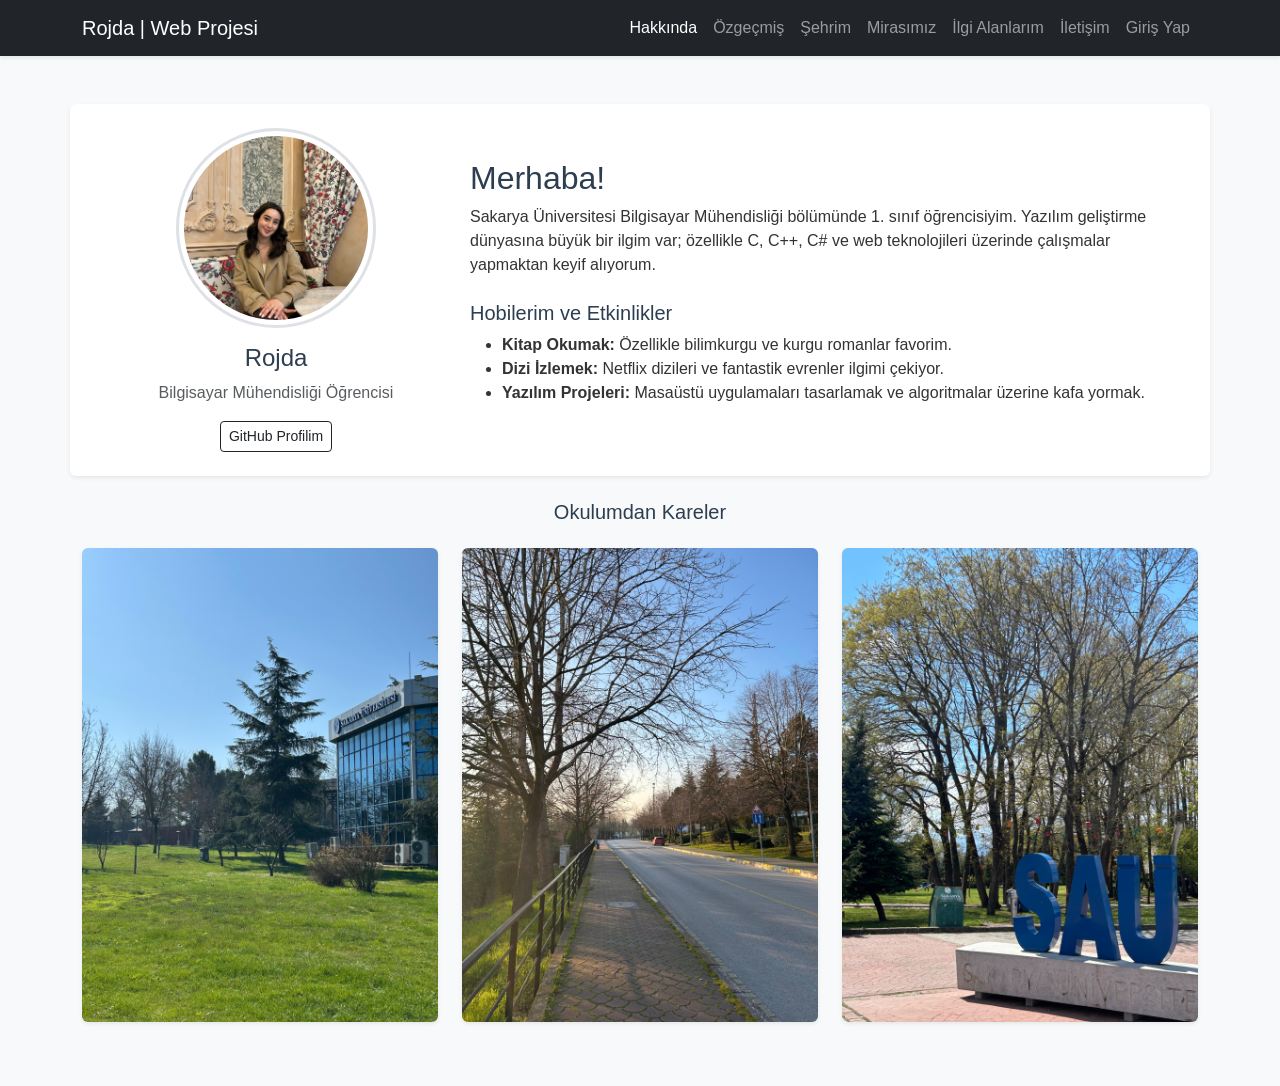
<file: index.html>
<!DOCTYPE html>
<html lang="tr">
<head>
    <meta charset="UTF-8">
    <meta name="viewport" content="width=device-width, initial-scale=1.0">
    <title>Hakkında - Rojda</title>
    <link href="https://cdn.jsdelivr.net/npm/bootstrap@5.3.0/dist/css/bootstrap.min.css" rel="stylesheet">
    <link rel="stylesheet" href="css/style.css">
</head>
<body class="bg-light">

    <nav class="navbar navbar-expand-lg navbar-dark bg-dark shadow-sm">
        <div class="container">
            <a class="navbar-brand" href="index.html">Rojda | Web Projesi</a>
            <button class="navbar-toggler" type="button" data-bs-toggle="collapse" data-bs-target="#navbarNav" aria-controls="navbarNav" aria-expanded="false" aria-label="Toggle navigation">
                <span class="navbar-toggler-icon"></span>
            </button>
            <div class="collapse navbar-collapse" id="navbarNav">
                <ul class="navbar-nav ms-auto">
                    <li class="nav-item"><a class="nav-link active" href="index.html">Hakkında</a></li>
                    <li class="nav-item"><a class="nav-link" href="cv.html">Özgeçmiş</a></li>
                    <li class="nav-item"><a class="nav-link" href="sehrim.html">Şehrim</a></li>
                    <li class="nav-item"><a class="nav-link" href="mirasimiz.html">Mirasımız</a></li>
                    <li class="nav-item"><a class="nav-link" href="ilgialanlarim.html">İlgi Alanlarım</a></li>
                    <li class="nav-item"><a class="nav-link" href="iletisim.html">İletişim</a></li>
                    <li class="nav-item"><a class="nav-link" href="login.html">Giriş Yap</a></li>
                </ul>
            </div>
        </div>
    </nav>

    <div class="container mt-5">
        <div class="row align-items-center bg-white p-4 rounded shadow-sm">
            <div class="col-md-4 text-center">
                <img src="profil.jpeg" alt="Profil Fotoğrafı" class="img-fluid rounded-circle mb-3 profile-img">
                <h4>Rojda</h4>
                <p class="text-muted">Bilgisayar Mühendisliği Öğrencisi</p>
                <a href="https://github.com" target="_blank" class="btn btn-outline-dark btn-sm">GitHub Profilim</a>
            </div>
            <div class="col-md-8">
                <h2>Merhaba!</h2>
                <p>Sakarya Üniversitesi Bilgisayar Mühendisliği bölümünde 1. sınıf öğrencisiyim. Yazılım geliştirme dünyasına büyük bir ilgim var; özellikle C, C++, C# ve web teknolojileri üzerinde çalışmalar yapmaktan keyif alıyorum.</p>
                
                <h5 class="mt-4">Hobilerim ve Etkinlikler</h5>
                <ul>
                    <li><strong>Kitap Okumak:</strong> Özellikle bilimkurgu ve kurgu romanlar favorim.</li>
                    <li><strong>Dizi İzlemek:</strong> Netflix dizileri ve fantastik evrenler ilgimi çekiyor.</li>
                    <li><strong>Yazılım Projeleri:</strong> Masaüstü uygulamaları tasarlamak ve algoritmalar üzerine kafa yormak.</li>
                </ul>
            </div>
        </div>

        <div class="row mt-4 mb-5 text-center">
            <h5 class="mb-4">Okulumdan Kareler</h5>
            
            <div class="col-md-4">
                <img src="okulum1.jpeg" alt="Okul Foto 1" class="img-fluid rounded shadow-sm mb-3">
            </div>
            
            <div class="col-md-4">
                <img src="okulum2.jpeg" alt="Okul Foto 2" class="img-fluid rounded shadow-sm mb-3">
            </div>
            
            <div class="col-md-4">
                <img src="okulum3.jpeg" alt="Okul Foto 3" class="img-fluid rounded shadow-sm mb-3">
            </div>
        </div>
    </div>

    <script src="https://cdn.jsdelivr.net/npm/bootstrap@5.3.0/dist/js/bootstrap.bundle.min.js"></script>
</body>
</html>
</file>
<file: css/style.css>
/* Harici Stil Dosyası[cite: 1] */
body {
    background-color: #f8f9fa;
    font-family: 'Segoe UI', Tahoma, Geneva, Verdana, sans-serif;
    color: #333;
}

.navbar {
    box-shadow: 0 2px 4px rgba(0,0,0,0.1);
}

.profile-img {
    border: 3px solid #dee2e6;
    padding: 5px;
    background-color: white;
    width: 200px;
    height: 200px;
    object-fit: cover;
}

h2, h4, h5 {
    color: #2c3e50;
}


.card-img-top {
    height: 250px ;
    object-fit: cover ; 
}

/* İletişim Formu Tasarım Dokunuşları */
body {
    font-family: 'Segoe UI', Tahoma, Geneva, Verdana, sans-serif;
}

.card {
    border-radius: 15px; /* Kartın köşelerini yuvarlar */
    margin-top: 20px;
}

.text-danger {
    font-size: 0.85rem;
    font-weight: bold;
    display: block;
    margin-top: 5px;
}
</file>
